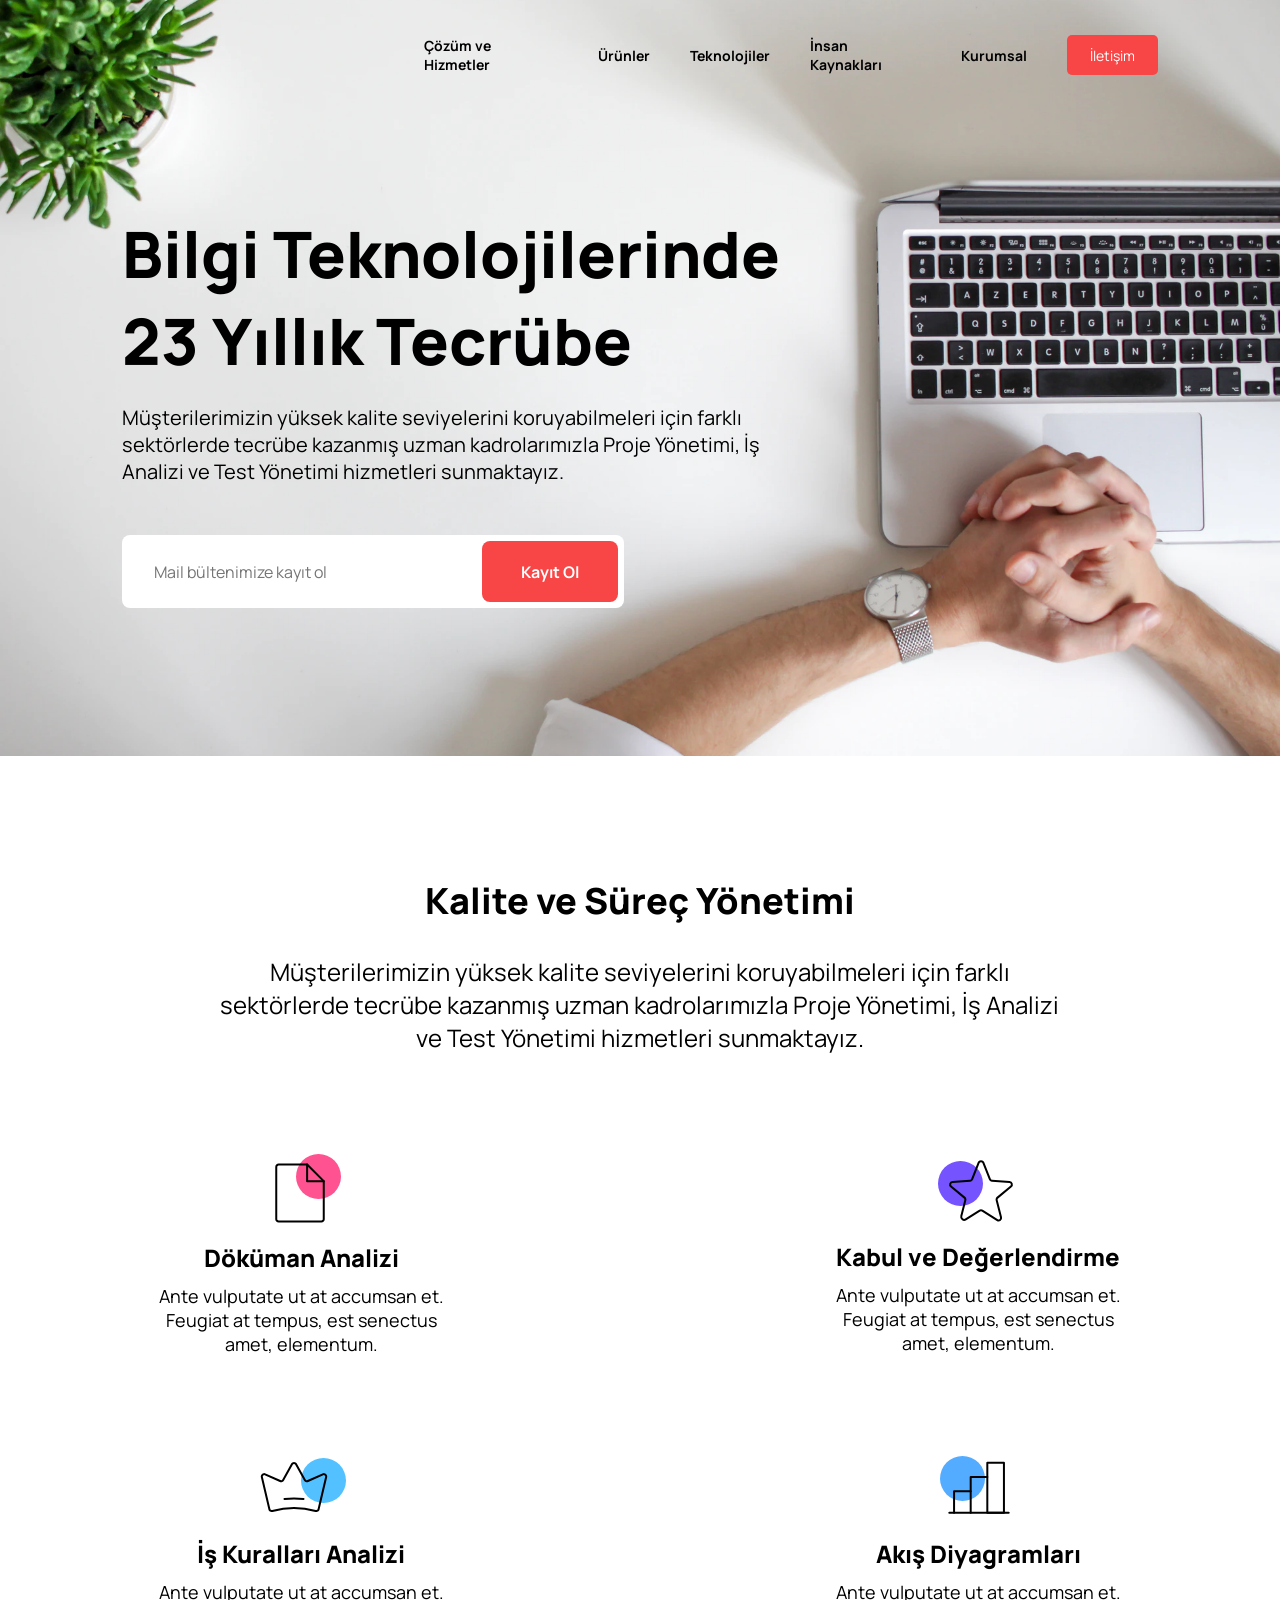
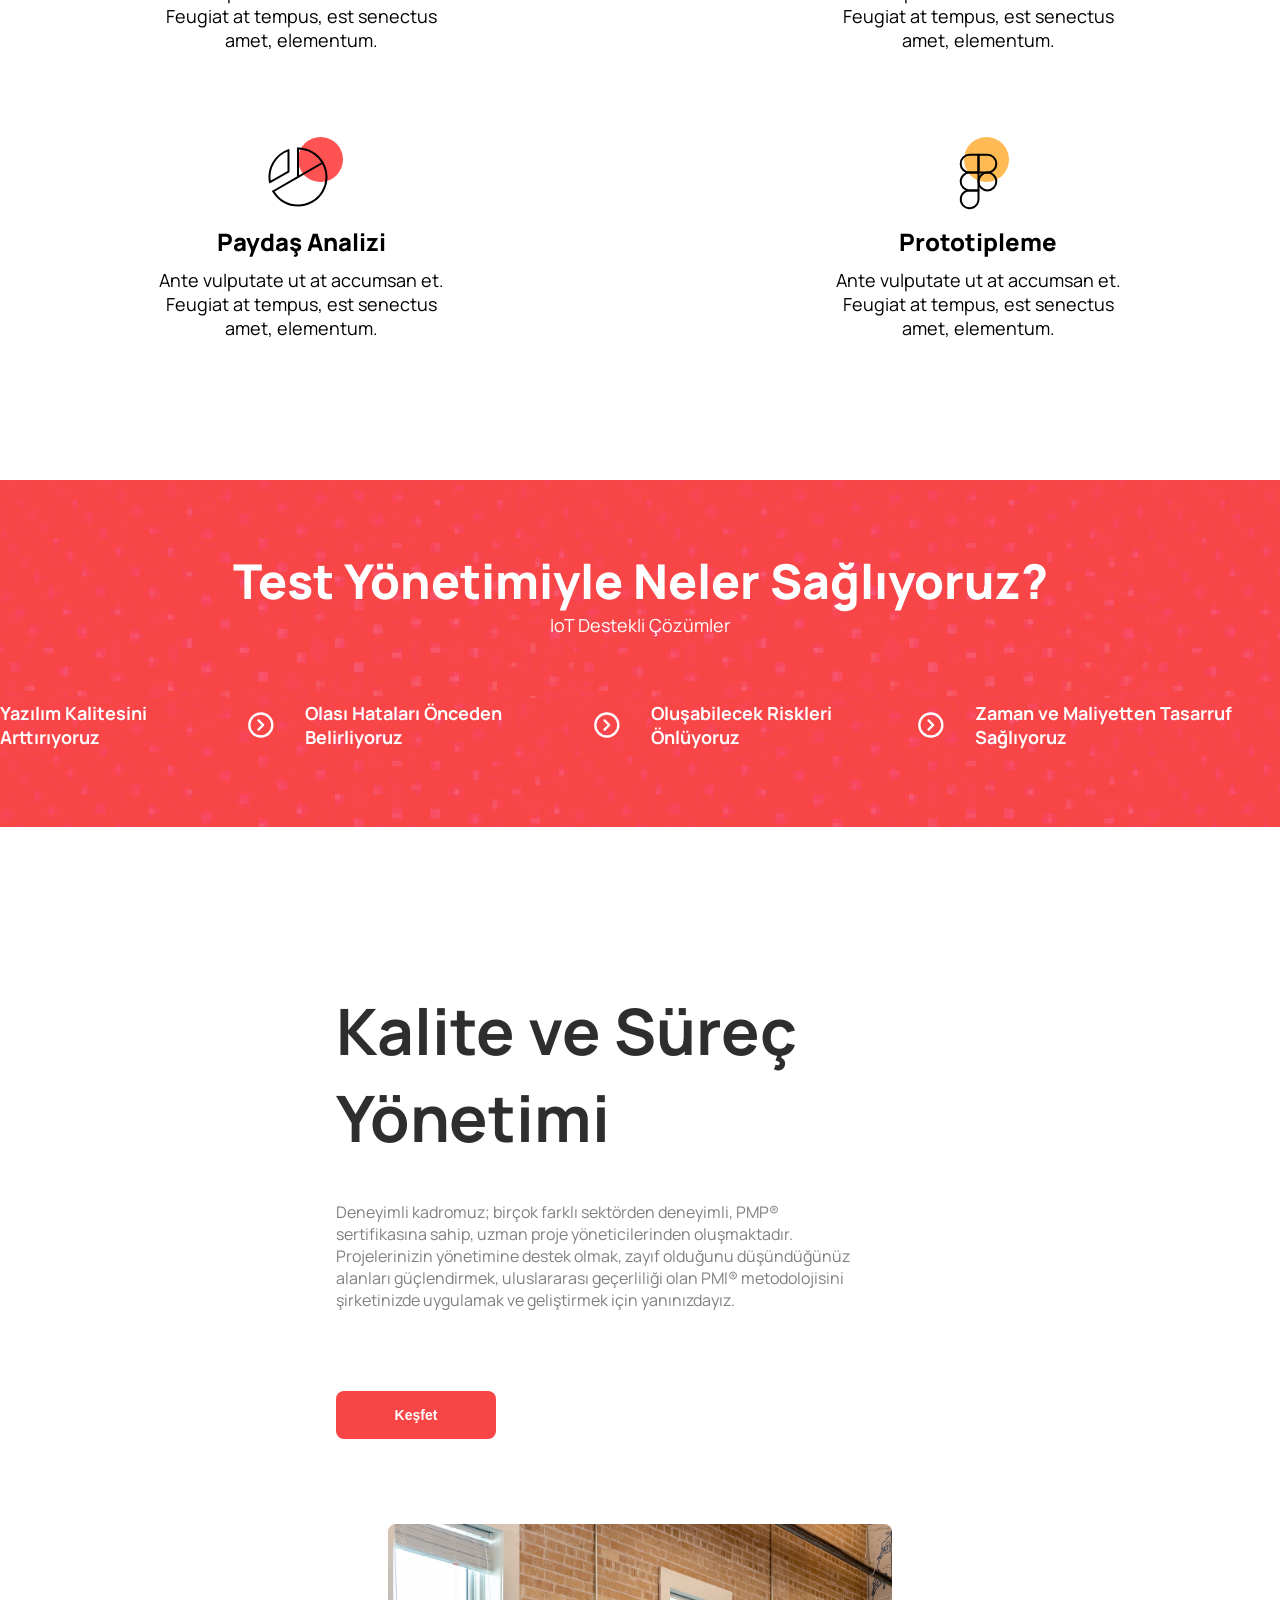
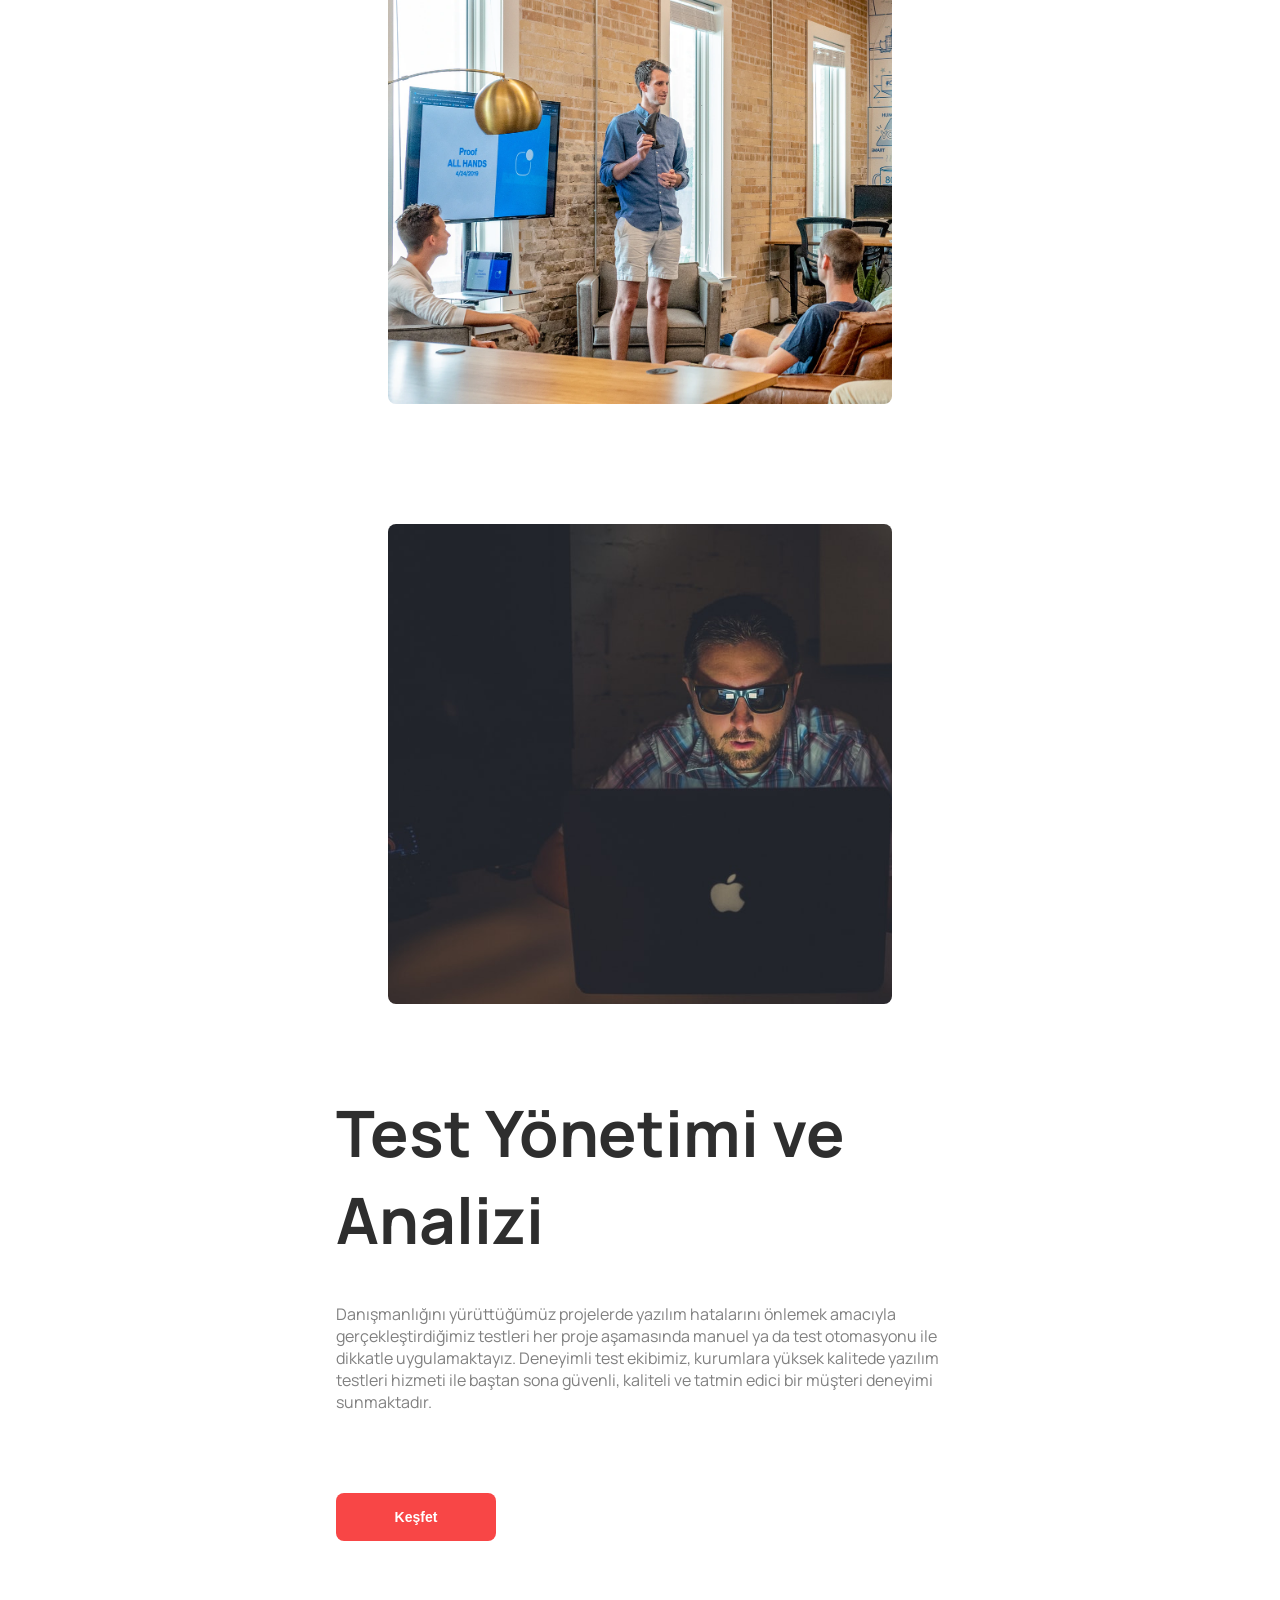
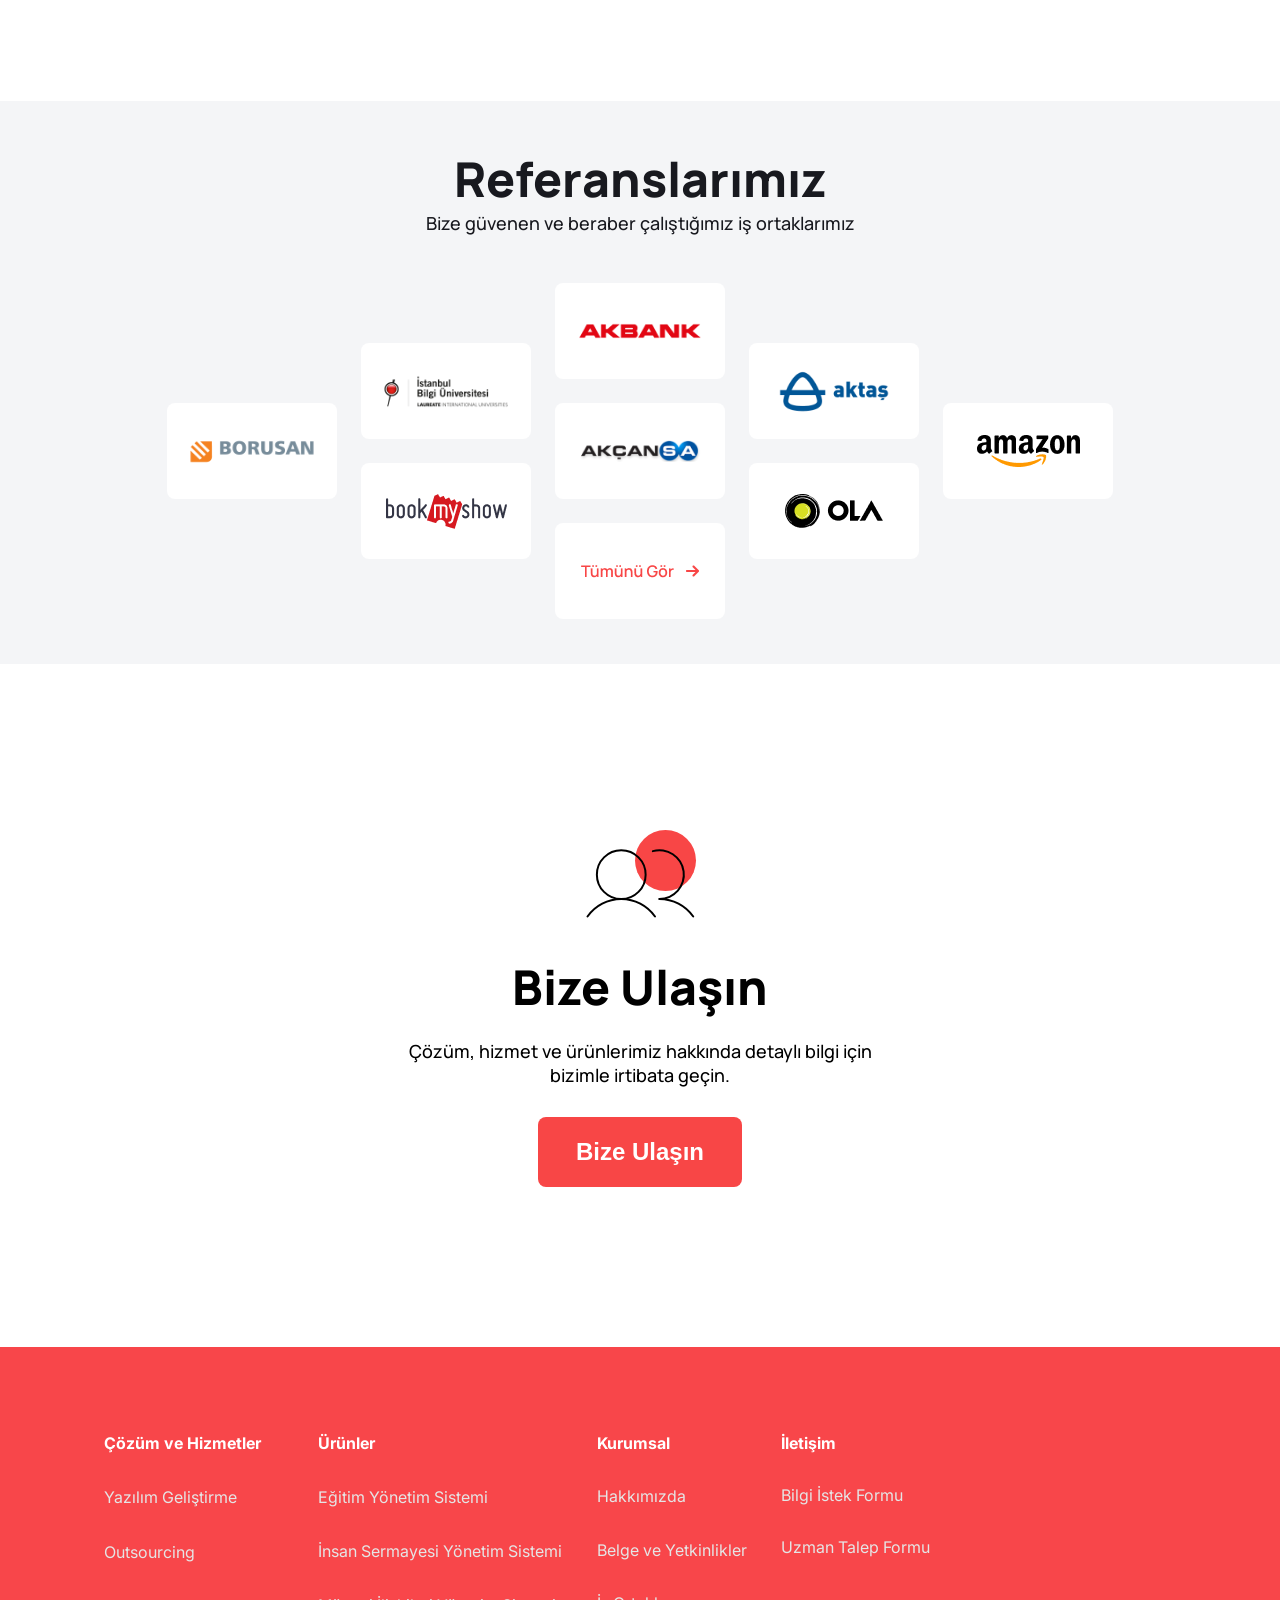
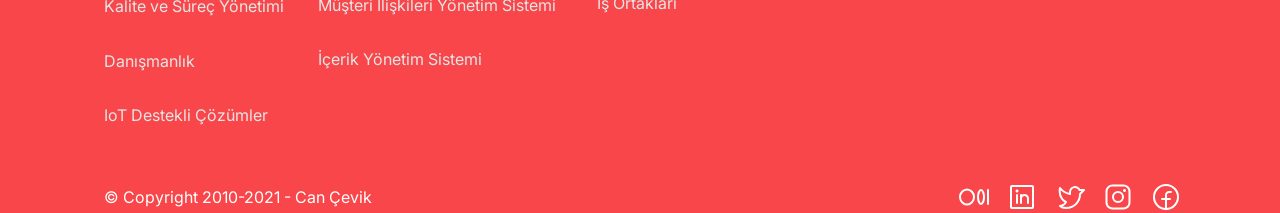
<file: index.html>
<!doctype html>
<html lang="en">
  <head>
    <meta charset="UTF-8" />
    <meta name="viewport" content="width=device-width, initial-scale=1.0" />
    <title>2r tusul</title>
    <link rel="preconnect" href="https://fonts.googleapis.com" />
    <link rel="preconnect" href="https://fonts.gstatic.com" crossorigin />
    <link
      href="https://fonts.googleapis.com/css2?family=Inter:ital,opsz,wght@0,14..32,100..900;1,14..32,100..900&display=swap"
      rel="stylesheet"
    />
    <link rel="preconnect" href="https://fonts.googleapis.com" />
    <link rel="preconnect" href="https://fonts.gstatic.com" crossorigin />
    <link
      href="https://fonts.googleapis.com/css2?family=Inter:ital,opsz,wght@0,14..32,100..900;1,14..32,100..900&family=Manrope:wght@200..800&display=swap"
      rel="stylesheet"
    />
    <link rel="stylesheet" href="style.css" />
  </head>
  <body>
    <div class="box1">
      <header>
        <nav>
          <div class="nav1">
            <p>Çözüm ve Hizmetler</p>
            <p>Ürünler</p>
            <p>Teknolojiler</p>
            <p>İnsan Kaynakları</p>
            <p>Kurumsal</p>
            <svg
              class="menu"
              xmlns="http://www.w3.org/2000/svg"
              width="32"
              height="32"
              viewBox="0 0 24 24"
              fill="none"
              stroke="currentColor"
              stroke-width="2"
              stroke-linecap="round"
              stroke-linejoin="round"
              class="lucide lucide-menu preview-icon"
            >
              <path d="M4 5h16" />
              <path d="M4 12h16" />
              <path d="M4 19h16" />
            </svg>
          </div>
          <div class="nav2">İletişim</div>
        </nav>
      </header>
      <section>
        <h1>Bilgi Teknolojilerinde 23 Yıllık Tecrübe</h1>
        <p class="sectionp">
          Müşterilerimizin yüksek kalite seviyelerini koruyabilmeleri için
          farklı sektörlerde tecrübe kazanmış uzman kadrolarımızla Proje
          Yönetimi, İş Analizi ve Test Yönetimi hizmetleri sunmaktayız.
        </p>
        <div>
          <input
            class="sectiondivp"
            type="email"
            placeholder="Mail bültenimize kayıt ol"
          />
          <button class="sectionbutton">Kayıt Ol</button>
        </div>
      </section>
    </div>

    <div class="box2">
      <div class="box2a">
        <h2>Kalite ve Süreç Yönetimi</h2>
        <p>
          Müşterilerimizin yüksek kalite seviyelerini koruyabilmeleri için
          farklı sektörlerde tecrübe kazanmış uzman kadrolarımızla Proje
          Yönetimi, İş Analizi ve Test Yönetimi hizmetleri sunmaktayız.
        </p>
      </div>

      <div class="box2b">
        <div class="box2b1">
          <div class="box2b1a"></div>
          <div class="box2b1b">
            <h3>Döküman Analizi</h3>
            <p class="box2bp">
              Ante vulputate ut at accumsan et. Feugiat at tempus, est senectus
              amet, elementum.
            </p>
          </div>
        </div>

        <div class="box2b2">
          <div class="box2b2a"></div>
          <div class="box2b2b">
            <h3>Kabul ve Değerlendirme</h3>
            <p class="box2bpp">
              Ante vulputate ut at accumsan et. Feugiat at tempus, est senectus
              amet, elementum.
            </p>
          </div>
        </div>

        <div class="box2b3">
          <div class="box2b3a"></div>
          <div class="box2b3b">
            <h3>İş Kuralları Analizi</h3>
            <p class="box2bpp">
              Ante vulputate ut at accumsan et. Feugiat at tempus, est senectus
              amet, elementum.
            </p>
          </div>
        </div>

        <div class="box2b4">
          <div class="box2b4a"></div>
          <div class="box2b4b">
            <h3>Akış Diyagramları</h3>
            <p class="box2bpp">
              Ante vulputate ut at accumsan et. Feugiat at tempus, est senectus
              amet, elementum.
            </p>
          </div>
        </div>

        <div class="box2b5">
          <div class="box2b5a"></div>
          <div class="box2b5b">
            <h3>Paydaş Analizi</h3>
            <p class="box2bpp">
              Ante vulputate ut at accumsan et. Feugiat at tempus, est senectus
              amet, elementum.
            </p>
          </div>
        </div>

        <div class="box2b6">
          <div class="box2b6a"></div>
          <div class="box2b6b">
            <h3>Prototipleme</h3>
            <p class="box2bpp">
              Ante vulputate ut at accumsan et. Feugiat at tempus, est senectus
              amet, elementum.
            </p>
          </div>
        </div>
      </div>
    </div>

    <div class="box3">
      <div class="box3a">
        <h2 class="box3ah2">Test Yönetimiyle Neler Sağlıyoruz?</h2>
        <p>IoT Destekli Çözümler</p>
      </div>
      <div class="box3b">
        <p>Yazılım Kalitesini Arttırıyoruz</p>
        <svg
          xmlns="http://www.w3.org/2000/svg"
          width="32"
          height="32"
          viewBox="0 0 24 24"
          fill="none"
          stroke="currentColor"
          stroke-width="2"
          stroke-linecap="round"
          stroke-linejoin="round"
          class="lucide lucide-circle-chevron-right preview-icon"
        >
          <circle cx="12" cy="12" r="10" />
          <path d="m10 8 4 4-4 4" />
        </svg>
        <p>Olası Hataları Önceden Belirliyoruz</p>
        <svg
          xmlns="http://www.w3.org/2000/svg"
          width="32"
          height="32"
          viewBox="0 0 24 24"
          fill="none"
          stroke="currentColor"
          stroke-width="2"
          stroke-linecap="round"
          stroke-linejoin="round"
          class="lucide lucide-circle-chevron-right preview-icon"
        >
          <circle cx="12" cy="12" r="10" />
          <path d="m10 8 4 4-4 4" />
        </svg>
        <p>Oluşabilecek Riskleri Önlüyoruz</p>
        <svg
          xmlns="http://www.w3.org/2000/svg"
          width="32"
          height="32"
          viewBox="0 0 24 24"
          fill="none"
          stroke="currentColor"
          stroke-width="2"
          stroke-linecap="round"
          stroke-linejoin="round"
          class="lucide lucide-circle-chevron-right preview-icon"
        >
          <circle cx="12" cy="12" r="10" />
          <path d="m10 8 4 4-4 4" />
        </svg>
        <p>Zaman ve Maliyetten Tasarruf Sağlıyoruz</p>
      </div>
    </div>
    <div class="box4">
      <div class="box4a">
        <div class="box4a1">
          <h1>Kalite ve Süreç Yönetimi</h1>
          <p>
            Deneyimli kadromuz; birçok farklı sektörden deneyimli, PMP®
            sertifikasına sahip, uzman proje yöneticilerinden oluşmaktadır.
            Projelerinizin yönetimine destek olmak, zayıf olduğunu düşündüğünüz
            alanları güçlendirmek, uluslararası geçerliliği olan PMI®
            metodolojisini şirketinizde uygulamak ve geliştirmek için
            yanınızdayız.
          </p>
          <button>Keşfet</button>
        </div>
        <div class="box4a2"></div>
      </div>
      <div class="box4b">
        <div class="box4b1"></div>
        <div class="box4b11"></div>
        <div class="box4b2">
          <h1 class="box4b2h1">Test Yönetimi ve Analizi</h1>
          <h1 class="box4b2h11">Kalite ve Süreç Yönetimi</h1>
          <p class="box4b2p">
            Danışmanlığını yürüttüğümüz projelerde yazılım hatalarını önlemek
            amacıyla gerçekleştirdiğimiz testleri her proje aşamasında manuel ya
            da test otomasyonu ile dikkatle uygulamaktayız. Deneyimli test
            ekibimiz, kurumlara yüksek kalitede yazılım testleri hizmeti ile
            baştan sona güvenli, kaliteli ve tatmin edici bir müşteri deneyimi
            sunmaktadır.
          </p>
          <p class="box4b2pp">
            Deneyimli kadromuz; birçok farklı sektörden deneyimli, PMP®
            sertifikasına sahip, uzman proje yöneticilerinden oluşmaktadır.
            Projelerinizin yönetimine destek olmak, zayıf olduğunu düşündüğünüz
            alanları güçlendirmek, uluslararası geçerliliği olan PMI®
            metodolojisini şirketinizde uygulamak ve geliştirmek için
            yanınızdayız.
          </p>
          <button>Keşfet</button>
        </div>
      </div>
    </div>
    <div class="box5">
      <div class="box5a">
        <h2>Referanslarımız</h2>
        <p>Bize güvenen ve beraber çalıştığımız iş ortaklarımız</p>
      </div>
      <div class="box5b">
        <div class="box5b1">
          <img class="box5b1img" src="./box5b1.png" alt="" />
        </div>
        <div class="box5b2">
          <div class="box5b2a">
            <img class="box5b2img1" src="./box5b2a.png" alt="" />
          </div>
          <div class="box5b2b">
            <img class="box5b2img2" src="./box5b2b.png" alt="" />
          </div>
        </div>
        <div class="box5b3">
          <div class="box5b3a">
            <img class="box5b3img1" src="./box5b3a.png" alt="" />
          </div>
          <div class="box5b3b">
            <img class="box5b3img2" src="./box5b3b.png" alt="" />
          </div>
          <div class="box5b3c">
            <img class="box5b3img3" src="./box5b3c.png" alt="" />
          </div>
        </div>
        <div class="box5b4">
          <div class="box5b4a">
            <img class="box5b4img1" src="./box5b4a.png" alt="" />
          </div>
          <div class="box5b4b">
            <img class="box5b4img2" src="./box5b4b.png" alt="" />
          </div>
        </div>
        <div class="box5b5">
          <img class="box5b5img" src="./box5b5.png" alt="" />
        </div>
      </div>
    </div>
    <div class="box6">
      <div class="box6div"></div>
      <h2>Bize Ulaşın</h2>
      <p>
        Çözüm, hizmet ve ürünlerimiz hakkında detaylı bilgi için bizimle
        irtibata geçin.
      </p>
      <button>Bize Ulaşın</button>
    </div>
    <footer>
      <div class="footerdiv1">
        <div class="footerdiv1a">
          <p class="footerdivP">Çözüm ve Hizmetler</p>
          <p>Yazılım Geliştirme</p>
          <p>Outsourcing</p>
          <p>Kalite ve Süreç Yönetimi</p>
          <p>Danışmanlık</p>
          <p>IoT Destekli Çözümler</p>
        </div>
        <div class="footerdiv1b">
          <p class="footerdivP">Ürünler</p>
          <p>Eğitim Yönetim Sistemi</p>
          <p>İnsan Sermayesi Yönetim Sistemi</p>
          <p>Müşteri İlişkileri Yönetim Sistemi</p>
          <p>İçerik Yönetim Sistemi</p>
        </div>
        <div class="footerdiv1c">
          <p class="footerdivP">Kurumsal</p>
          <p>Hakkımızda</p>
          <p>Belge ve Yetkinlikler</p>
          <p>İş Ortakları</p>
        </div>
        <div class="footerdiv1d">
          <p class="footerdivP">İletişim</p>
          <p>Bilgi İstek Formu</p>
          <p>Uzman Talep Formu</p>
        </div>
      </div>
      <div class="footerdiv2">
        <p class="footerp">© Copyright 2010-2021 - Can Çevik</p>
        <div class="footerlogo">
          <img src="./box7aMediumLogo.svg" alt="" />
          <img src="./box7bLinkedinLogo.svg" alt="" />
          <img src="./box7cTwitterLogo.svg" alt="" />
          <img src="./box7dInstagramLogo.svg" alt="" />
          <img src="./box7eFacebookLogo.svg" alt="" />
        </div>
      </div>
    </footer>
  </body>
</html>
</file>
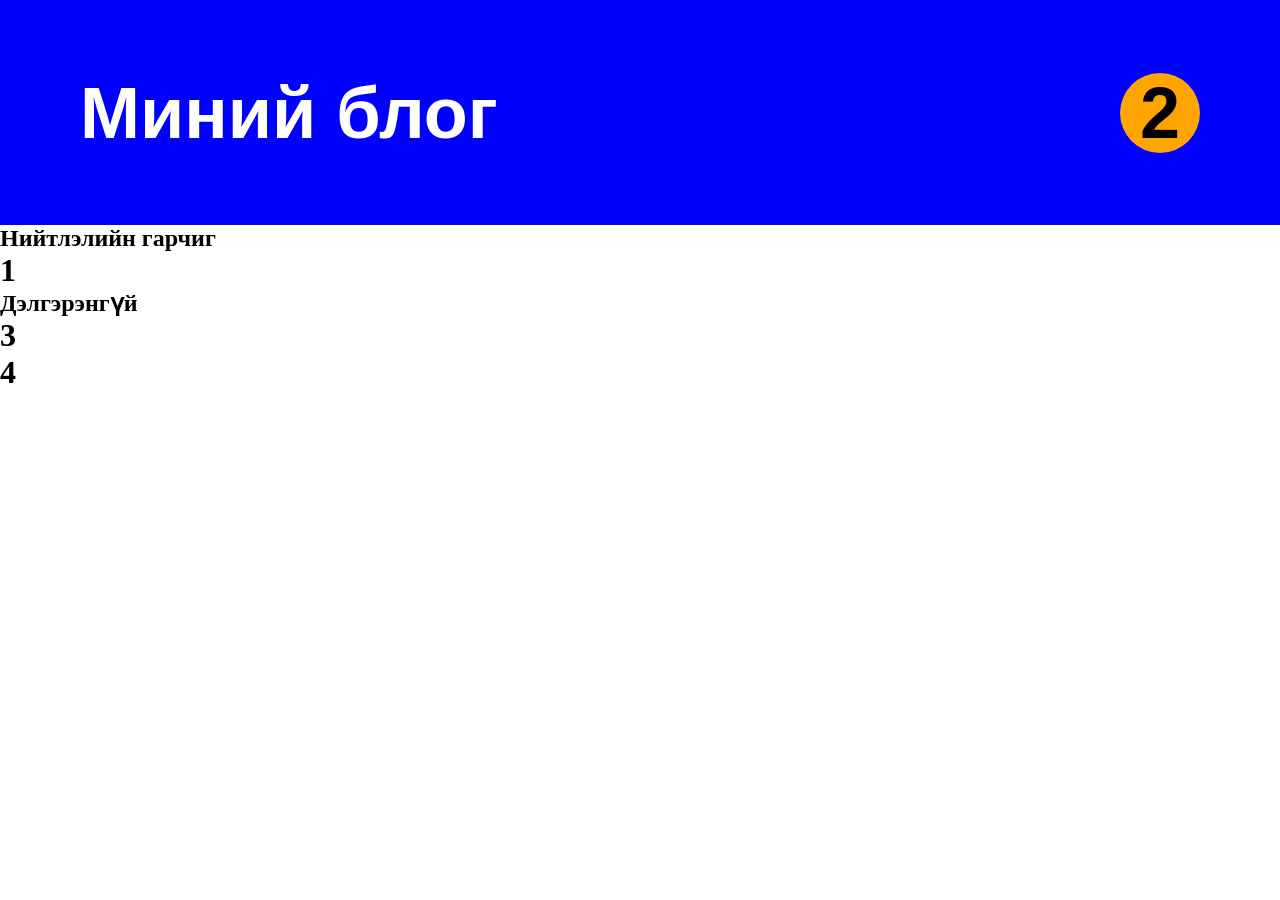
<file: index2.html>
<!doctype html>
<html lang="en">
  <head>
    <meta charset="UTF-8" />
    <meta name="viewport" content="width=device-width, initial-scale=1.0" />
    <title>Document</title>
    <link rel="stylesheet" href="style2.css" />
  </head>
  <body>
    <div class="box1">
      <h1 class="box1h1">Миний блог</h1>
      <div class="box1a">
        <h1 class="box1ah1">2</h1>
      </div>
    </div>
    <div class="box2">
      <div class="box2a">
        <h2 class="box2ah2">Нийтлэлийн гарчиг</h2>
        <div class="box2a1">
          <h1 class="box2a1h2">1</h1>
        </div>
      </div>
      <div class="box2b">
        <div class="box2b1"></div>
        <div class="box2b2"></div>
        <div class="box2b3"></div>
      </div>
      <div class="box2c">
        <div class="box2c1">
          <h2 class="box2c1h2">Дэлгэрэнгүй</h2>
          <div class="box2c1a">
            <h1 class="box2c1ah2">3</h1>
          </div>
        </div>
      </div>
    </div>
    <div class="box3">
      <div class="box3a">
        <h3 class="box3h3"></h3>
        <div class="box3a1"></div>
        <div class="box3a2"></div>
        <div class="box3a3"></div>
      </div>

      <div class="box3b">
        <h1 class="box3bh1">4</h1>
      </div>

      <div class="box3c">
        <div class="box3c1"></div>
        <div class="box3c2"></div>
      </div>
    </div>
  </body>
</html>
</file>
<file: style.css>
* {
  padding: 0;
  margin: 0;
  box-sizing: border-box;
}
.box1 {
  /* height: 754px; */
 
  background-image: url(./2r\ tusul\ box1\ zurag.png);
  background-position: center;
  background-size: cover;
  display: flex;
  flex-direction: column;
}
header {
  display: flex;
  justify-content: flex-end;
  padding-top: 35px;
  padding-right: 122px;
}
nav {
  display: flex;
  gap: 40px;
  align-items: center;
  justify-content: space-between;
}
.nav1 {
  max-width: 603px;
  height: 20px;
  gap: 40px;
  font-size: 14px;
  font-weight: 700;
  color: #000000;
  font-family: "manrope";
  display: flex;
  align-items: center;
  justify-content: space-between;
}
.menu {
  display: none;
}
.nav1 p {
  font-style: "manrope";
  font-size: 14px;
  font-weight: 700;
  color: #000000;
}
.nav2 {
  width: 91px;
  height: 40px;
  background-color: #f84646;
  color: #ffffff;
  font-family: "manrope";
  font-size: 700;
  font-size: 14px;
  display: flex;
  align-items: center;
  justify-content: center;
  border-radius: 5px;
}
section {
  display: flex;
  flex-direction: column;
  gap: 20px;
  max-width: 787px;
  padding-top: 135px;
  padding-left: 122px;
   padding-bottom: 148px;
}
section h1 {
  font-size: 64px;
  font-weight: 800;
  font-family: "manrope";
}
.sectionp {
  font-size: 20px;
  font-weight: 400;
  font-family: "manrope";
  padding-bottom: 30px;
}
section div {
  max-width: 502px;
  max-height: 73px;
  display: flex;
  align-items: center;
  justify-content: space-between;
  background-color: white;
  border-radius: 8px;
}
.sectiondivp {
  border: 0px;
  max-width: 210px;
  font-size: 16px;
  font-weight: 400;
  font-family: "manrope";
  padding-left: 32px;
  color: #00000063;
  display: flex;
  align-items: center;
  justify-content: center;
}
.sectionbutton {
  transition: all 2s;
  width: 136px;
  height: 61px;
  border-radius: 8px;
  background-color: #f84646;
  display: flex;
  align-items: center;
  justify-content: center;
  margin-right: 6px;
  margin-top: 6px;
  margin-bottom: 6px;
  font-weight: 700;
  font-size: 16px;
  font-family: "manrope";
  color: white;
  border: 0px;
}
.sectionbutton:hover {
  background: black;
  transform: scale(2);
}

.box2 {
  padding: 120px 144px 140px 143px;
  display: flex;
  flex-direction: column;
  justify-content: center;
  align-items: center;
  gap: 90px;
}
.box2a {
  display: flex;
  justify-content: center;
  align-items: center;
  flex-direction: column;
  gap: 30px;
}
.box2a h2 {
  font-weight: 800;
  font-size: 36px;
  font-family: "manrope";
}
.box2a p {
  max-width: 852px;
  height: 109px;
  text-align: center;
  font-weight: 400;
  font-size: 24px;
  font-family: "manrope";
}
.box2b {
  max-width: 1153px;
  display: flex;
  justify-content: space-between;
  flex-wrap: wrap;
  gap: 83px;
}
.box2b1 {
  display: flex;
  flex-direction: column;
  justify-conten: center;
  align-items: center;
  gap: 10px;
  width: 316px;
  height: 214px;
}
.box2b1a {
  width: 79px;
  height: 77px;
  background-image: url(./box2:1file-icon.svg);
}
.box2b1b {
  display: flex;
  flex-wrap: wrap;
  justify-content: center;
  gap: 10px;
}
.box2b1b h3 {
  font-family: "manrope";
  font-weight: 800;
  font-size: 24px;
}
.box2bp {
  height: 84px;
  font-weight: 400;
  font-size: 18px;
  font-family: "manrope";
  text-align: center;
}

.box2b2 {
  display: flex;
  flex-direction: column;
  justify-conten: center;
  align-items: center;
  gap: 10px;
  width: 316px;
  height: 203px;
}
.box2b2a {
  width: 81px;
  height: 76px;
  background-image: url(./box2:2od.svg);
}
.box2b2b {
  display: flex;
  flex-wrap: wrap;
  justify-content: center;
  gap: 10px;
}
.box2b2b h3 {
  font-family: "manrope";
  font-weight: 800;
  font-size: 24px;
}
.box2b2b p {
  font-weight: 400;
  font-size: 18px;
  font-family: "manrope";
  text-align: center;
}

.box2b3 {
  display: flex;
  flex-direction: column;
  justify-conten: center;
  align-items: center;
  gap: 10px;
  width: 316px;
  height: 203px;
}
.box2b3a {
  width: 90px;
  height: 76px;
  background-image: url(./box2:3titem.svg);
}
.box2b3b {
  display: flex;
  flex-wrap: wrap;
  justify-content: center;
  gap: 10px;
}
.box2b3b h3 {
  font-family: "manrope";
  font-weight: 800;
  font-size: 24px;
}
.box2b3b p {
  font-weight: 400;
  font-size: 18px;
  font-family: "manrope";
  text-align: center;
}

.box2b4 {
  display: flex;
  flex-direction: column;
  justify-conten: center;
  align-items: center;
  gap: 10px;
  width: 316px;
  height: 203px;
}
.box2b4a {
  width: 77px;
  height: 76px;
  background-image: url(./box2:4chart.svg);
}
.box2b4b {
  display: flex;
  flex-wrap: wrap;
  justify-content: center;
  gap: 10px;
}
.box2b4b h3 {
  font-family: "manrope";
  font-weight: 800;
  font-size: 24px;
}
.box2b4b p {
  font-weight: 400;
  font-size: 18px;
  font-family: "manrope";
  text-align: center;
}

.box2b5 {
  display: flex;
  flex-direction: column;
  justify-conten: center;
  align-items: center;
  gap: 10px;
  width: 316px;
  height: 203px;
}
.box2b5a {
  width: 83px;
  height: 78px;
  background-image: url(./box2:5pie-chart.svg);
}
.box2b5b {
  display: flex;
  flex-wrap: wrap;
  justify-content: center;
  gap: 10px;
}
.box2b5b h3 {
  font-family: "manrope";
  font-weight: 800;
  font-size: 24px;
}
.box2b5b p {
  font-weight: 400;
  font-size: 18px;
  font-family: "manrope";
  text-align: center;
}

.box2b6 {
  display: flex;
  flex-direction: column;
  justify-conten: center;
  align-items: center;
  gap: 10px;
  width: 316px;
  height: 203px;
}
.box2b6a {
  width: 67px;
  height: 78px;
  background-image: url(./box2:6figma-logo.svg);
}
.box2b6b {
  display: flex;
  flex-wrap: wrap;
  justify-content: center;
  gap: 10px;
}
.box2b6b h3 {
  font-family: "manrope";
  font-weight: 800;
  font-size: 24px;
}
.box2b6b p {
  font-weight: 400;
  font-size: 18px;
  font-family: "manrope";
  text-align: center;
}

.box3 {
  display: flex;
  justify-content: center;
  flex-direction: column;
  align-items: center;
  gap: 64px;
  padding: 68px 0px 78px 0px;
  background-image: url(./box3background.png);
}
.box3a {
  display: flex;
  flex-direction: column;
  justify-content: center;
  align-items: center;
}
.box3a h2 {
  font-weight: 800;
  font-size: 48px;
  font-family: "manrope";
  color: white;
}
.box3a p {
  font-weight: 400;
  font-size: 18px;
  font-family: "manrope";
  color: white;
}
.box3b {
  gap: 30px;
  /* max-height: 52px; */
  display: flex;
  color: white;
  align-items: center;
  justify-content: space-between;
}
.box3b p {
  font-weight: 700;
  font-size: 18px;
  font-family: "manrope";
}
.box3b svg {
  width:;
  height:;
}

.box4 {
  display: flex;
  flex-direction: column;
  align-items: center;
  justify-content: center;
  font-family: "manrope";
  padding: 160px 122px;
  gap: 120px;
}
.box4a {
  flex-wrap: wrap;
  justify-content: center;
  align-items: center;
  display: flex;
  gap: 85px;
}
.box4a1 {
  display: flex;
  flex-direction: column;
  justify-content: space-between;
  max-width: 608px;
  max-height: 480px;
}
.box4a1 h1 {
  color: #2e2e2e;
  font-weight: 700;
  font-size: 64px;
}
.box4a1 p {
  max-width: 523px;
  color: #808080;
  padding-top: 40px;
  padding-bottom: 80px;
  font-weight: 400;
  font-size: 16px;
}
.box4a1 button {
  width: 160px;
  height: 48px;
  background-color: #f84646;
  border-radius: 8px;
  display: flex;
  align-items: center;
  justify-content: center;
  color: white;
  font-weight: 600;
  font-size: 14px;
  border: 0px;
}
.box4a2 {
  width: 504px;
  height: 480px;
  background-image: url(./box4:1.png);
  ackground-position: center;
  background-size: cover;
  border-radius: 8px;
}

.box4b {
  flex-wrap: wrap;
  justify-content: center;
  align-items: center;
  display: flex;
  gap: 85px;
}
.box4b2 {
  display: flex;
  flex-direction: column;
  justify-content: space-between;
  max-width: 608px;
  max-height: 480px;
}
.box4b2h1 {
  color: #2e2e2e;
  font-weight: 700;
  font-size: 64px;
}
.box4b2h11 {
  font-weight: 700;
  font-size: 58px;
  font-family: "manrope";
  color: #2e2e2e;
  display: none;
}
.box4b2p {
  color: #808080;
  padding-top: 40px;
  padding-bottom: 80px;
  font-weight: 400;
  font-size: 16px;
}
.box4b2pp {
  color: #808080;
  font-weight: 400;
  font-size: 14px;
  display: none;
}
.box4b2 button {
  width: 160px;
  height: 48px;
  background-color: #f84646;
  border-radius: 8px;
  display: flex;
  align-items: center;
  justify-content: center;
  color: white;
  font-weight: 600;
  font-size: 14px;
  border: 0px;
}
.box4b1 {
  width: 504px;
  height: 480px;
  background-image: url(./box4:2.jpg);
  ackground-position: center;
  background-size: cover;
  border-radius: 8px;
}
.box4b11 {
  display: none;
}

.box5 {
  /* height: 603px; */
  display: flex;
  flex-direction: column;
  gap: 48px;
  align-items: center;
  justify-content: center;
  background-color: #f4f5f7;
  font-family: "manrope";
}
.box5a {padding-top: 45px;
  display: flex;
  flex-direction: column;
  align-items: center;
}
.box5a h2 {
  font-weight: 800;
  font-size: 48px;
  color: #18191f;
}
.box5a p {
  font-weight: 500;
  font-size: 18px;
  color: #18191f;
}
.box5b {padding-bottom: 45px;
  align-items: center;
  display: flex;
  gap: 24px;
}
.box5b1 {
  display: flex;
  align-items: center;
  justify-content: center;
  background-color: white;
  border-radius: 8px;
  width: 170px;
  height: 96px;
}
.box5b1img {
  width: 134px;
  height: 67px;
}

.box5b2 {
  display: flex;
  flex-direction: column;
  gap: 24px;
  align-items: center;
  justify-content: center;
  width: 170px;
  height: 216px;
}
.box5b2a {
  display: flex;
  align-items: center;
  justify-content: center;
  width: 170px;
  height: 96px;
  background-color: white;
  border-radius: 8px;
}
.box5b2img1 {
  width: 134px;
  height: 67px;
}
.box5b2b {
  display: flex;
  align-items: center;
  justify-content: center;
  width: 170px;
  height: 96px;
  background-color: white;
  border-radius: 8px;
}
.box5b2img2 {
  width: 123px;
  height: 37px;
}

.box5b3 {
  display: flex;
  flex-direction: column;
  gap: 24px;
  align-items: center;
  justify-content: center;
  width: 170px;
  height: 336px;
}
.box5b3a {
  display: flex;
  align-items: center;
  justify-content: center;
  width: 170px;
  height: 96px;
  background-color: white;
  border-radius: 8px;
}
.box5b3img1 {
  width: 132px;
  height: 66px;
}
.box5b3b {
  display: flex;
  align-items: center;
  justify-content: center;
  width: 170px;
  height: 96px;
  background-color: white;
  border-radius: 8px;
}
.box5b3img2 {
  width: 132px;
  height: 66px;
}
.box5b3c {
  display: flex;
  align-items: center;
  justify-content: center;
  width: 170px;
  height: 96px;
  background-color: white;
  border-radius: 8px;
}
.box5b3img3 {
  width: 167px;
  height: 52px;
}

.box5b4 {
  display: flex;
  flex-direction: column;
  gap: 24px;
  align-items: center;
  justify-content: center;
  width: 170px;
  height: 216px;
}
.box5b4a {
  display: flex;
  align-items: center;
  justify-content: center;
  width: 170px;
  height: 96px;
  background-color: white;
  border-radius: 8px;
}
.box5b4img1 {
  width: 118px;
  height: 59px;
}
.box5b4b {
  display: flex;
  align-items: center;
  justify-content: center;
  width: 170px;
  height: 96px;
  background-color: white;
  border-radius: 8px;
}
.box5b4img2 {
  width: 98px;
  height: 34px;
}

.box5b5 {
  display: flex;
  align-items: center;
  justify-content: center;
  background-color: white;
  border-radius: 8px;
  width: 170px;
  height: 96px;
}
.box5b5img {
  width: 103px;
  height: 32px;
}

.box6 {
  display: flex;
  align-items: center;
  justify-content: center;
  flex-direction: column;
  padding: 160px 398px;
}
.box6div {
  width: 120px;
  height: 120px;
  background-image: url(./box6\ UsersLogo.svg);
  background-position: center;
  background-size: cover;
}
.box6 h2 {
  text-align: center;
  display: flex;
  justify-content: center;
  align-items: center;
  padding-top: 10px;
  font-weight: 800;
  font-size: 48px;
  font-family: "manrope";
}
.box6 p {
  text-align: center;
  padding-top: 20px;
  padding-bottom: 30px;
  font-weight: 500;
  font-size: 18px;
  font-family: "manrope";
}
.box6 button {
  width: 204px;
  height: 70px;
  border-radius: 8px;
  background-color: #f84646;
  border: 0px;
  display: flex;
  align-items: center;
  justify-content: center;
  color: white;
  font-weight: 600;
  font-size: 24px;
}

footer {
  flex-wrap: wrap;
  font-size: 16px;
  font-family: "inter";
  background-color: #f8464a;
}
.footerdiv1 {
  max-width: 1034px;
  display: flex;
  align-items: flex-start;
  justify-content: space-between;
  padding-top: 80px;
  padding-left: 104px;
  padding-right: 104px;
}
.footerdivP {
  font-weight: 700;
  color: white;
}
.footerdiv1a {
  min-height: 304px;
  color: #e5e5e5;
  display: flex;
  flex-direction: column;
  justify-content: space-between;
  align-items: flex-start;
}
.footerdiv1a p {
  display: flex;
  align-items: center;
  height: 32px;
}
.footerdiv1b {
  min-height: 248px;
  color: #e5e5e5;
  display: flex;
  flex-direction: column;
  justify-content: space-between;
  align-items: flex-start;
}
.footerdiv1b p {
  display: flex;
  align-items: center;
  height: 32px;
}
.footerdiv1c {
  min-height: 192px;
  color: #e5e5e5;
  display: flex;
  flex-direction: column;
  justify-content: space-between;
  align-items: flex-start;
}
.footerdiv1c p {
  display: flex;
  align-items: center;
  height: 32px;
}
.footerdiv1d {
  min-height: 136px;
  color: #e5e5e5;
  display: flex;
  flex-direction: column;
  justify-content: space-between;
  align-items: flex-start;
}
.footerdiv1d p {
  display: flex;
  align-items: center;
  height: 32px;
}
.footerdiv2 {
  padding-right: 98px;
  padding-top: 50px;
  padding-left: 104px;
  display: flex;
  align-items: center;
  justify-content: space-between;
}
.footerp {
  color: white;
  font-weight: 400;
}
.footerlogo {
  width: 224px;
  height: 32px;
  display: flex;
  gap: 16px;
}
.footerlogo img {
  width: 32px;
  height: 32px;
}

@media (max-width: 1024px) {
  .box1 {
    min-width: 398px;
    max-height: 647px;
  }
  header {
    padding-right: 40px;
  }
  nav {
    width: 100%;
    padding-left: 40px;
    display: flex;
    justify-content: space-between;
  }

  .nav1 p {
    display: none;
  }
  .menu {
    display: block;
  }
  section {
  padding-top:96px ;
  padding-left: 20px;
  }
  section h1 {
    width: 100%
    height: 147px;
    font-size: 56px;
  }
  .sectionp {
    max-width: 525px;
    max-height: 99px;
    font-size: 16px;
    padding: 0px;
  }
  section div {
    width: 422px;
    height: 73px;
  }
  .sectionbutton {
    margin-right: 4px;
    width: 114.33px;
  }
  .box2a {min-width: 590px;
  }
  .box2b {
    justify-content: center;
    gap: 80px;
    max-width: 590px;
  }
  .box2b1 {
    width: 298px;
    height: 212px;
  }
  .box2b1a {
    width: 81px;
    height: 76px;
  }
  .box2bp {
    width: 298px;
  }
  .box2b2 {
    width: 298px;
    height: 212px;
  }
  .box2b2a {
    width: 81px;
    height: 76px;
  }
  .box2bpp {
    width: 316px;
    height: 84px;
  }
  .box3a {
    max-width: 590px;
    gap: 8px;
  }
  .box3ah2 {max-width: 590px;
    text-align: center;
  }
  .box3b {
    max-width: 590px;
    /* height: 52.77px; */
  }
  .box3b p {
    font-size: 14px;
  }
  .box3b svg {
    width: 28.29px;
    height: 27.24px;
  }
  .box4 {
    padding-left: 0px;
    padding-right: 0px;
  }
  .box4a {
    flex-wrap: wrap;
    display: flex;
    align-items: center;
    /* flex-direction: column; */
    /* max-width: 904px; */
    /* max-height: 404px; */
    /* gap: 0px; */
  }
  .box4a1 {
    max-width: 515px;
    max-height: 404px;
    display: flex;
    flex-direction: column;
    justify-content: space-between;
  }
  .box4a1 h1 {
    font-size: 58px;
  }
  .box4a1 p {
    width: 428px;
    font-size: 14px;
    padding-top: 20px;
    padding-bottom: 46px;
  }
  .box4a2 {
    max-width: 424px;
    max-height: 404px;
    background-position: center;
    background-size: cover;
  }

  .box4b {
    align-items: center;
    /* justify-content: space-between; */
    display: flex;
    flex-wrap: wrap;
    /* max-height: 404px; */
  }
  .box4b2 {
    display: flex;
    flex-direction: column;
    justify-content: space-between;
    max-width: 428px;
    max-height: 404px;
  }
  .box4b2h1 {
    display: none;
    font-size: 58px;
  }
  .box4b2h11 {
    max-width: 424px;
    display: block;
  }
  .box4b2p {
    display: none;
  }
  .box4b2pp {
    display: block;
    width: 428px;
    font-size: 14px;
    padding-top: 20px;
    padding-bottom: 46px;
  }
  .box4b1 {
    display: none;
  }
  .box4b11 {
    display: block;
    background-image: url(./box4b1a.jpg);
    width: 424px;
    height: 404px;
    background-position: center;
    background-size: cover;
    border-radius: 8px;
  }
  .box5 {
    display: flex;
    flex-direction: column;
    justify-content: flex-start;
  }
  .box5a {
    padding-top: 45px;
  }
  .box5b {flex-direction: column;
    flex-wrap: wrap;
    padding-bottom: 45px
  }
  .box6 {
    padding: 160px 189px;
  }
  .footerdiv1 {
    display: flex;
    gap: 49px;
    padding-left: 61px;
  }
  .footerdiv2 {
    padding-left: 61px;
    padding-right: 60px;
  }
}

@media (max-width: 600px) {
  .box1 {}
  section {
  padding-top: 62px;
padding-bottom: 84px;}
  section h1 {font-size: 42px;
}
section div {max-width: 335px;
max-height: 60px;}
.sectionbutton {max-width: 90;
max-height: 50px;}
.box2 {padding-top: 60px; padding-bottom: 90px;
gap: 40px;}
.box2a {min-width: 334px;}
.box2a h2 {font-size: 24px;
max-width: 334px;}
.box2a p {font-size: 12px;
max-width: 334px;}
.box3 {gap: 80px;}
.box3a h2 {font-size: 36px;}
.box3b {flex-wrap: wrap; flex-direction: column; display: flex; justify-content: center; align-items: center;}
.box3b svg {width: 36px; height: 36px;}
.box4 {padding-top: 90px; padding-bottom: 79px;}
.box4a {max-width:338px ; max-height: 733px;}
.box4a1 {max-width: 338px; ; max-height: ;}
.box4a1 h1 {font-size: 36px; text-align: center;}
.box4a1 p {font-size: 14px; max-width: 336px; text-align: center;}
.box4a1 button {min-width: 338px;}
.box4a2 {max-width:335px ; max-height: 312px;}
.box4b2 {max-width: 338px;}
.box4b11 {max-width:335px ;max-height: 312px;}
.box4b2h11 {font-size: 36px; text-align: center;}
.box4b2pp {font-size: 14px; max-width: 336px; text-align: center;}
.box4b button {min-width: 338px;}

.box5a h2 {font-size: 36px;}
.box5a p {font-size: 14px;}
.box5b4 {display: none;}
.box5b5 {display: none;}

.box6div {max-width: 90px;
max-height: 90px;}
.box6 h2 {font-size: 36px; min-width: 192px;}
.box6 p {min-width: 335px; font-size: 14px;}
.box6 button {max-width: 124px; max-height: 42px; font-size: 16px;}
.box6 {padding-top: 90px;
padding-bottom: 82px;}
.footerdiv1 {padding-top: 80px; max-width: 400px;
padding-left: 20px; flex-wrap: wrap;}
.footerdiv2 {padding-bottom: 77px; padding-left: 20px; 
padding-top: 30px; flex-direction: column-reverse; gap: 62px; align-items: flex-start;}
.footerlogo {max-width: 224px;}
}
</file>
<file: style2.css>
* {
  margin: 0;
  padding: 0;
  box-sizing: border-box;
}
body {
  display: flex;
  flex-direction: column;
  justify-content: center;
}
.box1 {
  width: 100%;
  min-height: 25vh;
  display: flex;
  justify-content: space-between;
  align-items: center;
  background-color: blue;
  padding: 30px 80px;
}
.box1h1 {
  color: white;
  font-family: Arial, Helvetica, sans-serif;
  font-size: 72px;
}
.box1a {
  display: flex;
  align-items: center;
  justify-content: center;
  width: 80px;
  height: 80px;
  background-color: orange;
  border-radius: 9999px;
}
.box1ah1 {
  color: black;
  font-family: Arial, Helvetica, sans-serif;
  font-size: 72px;
}
</file>
